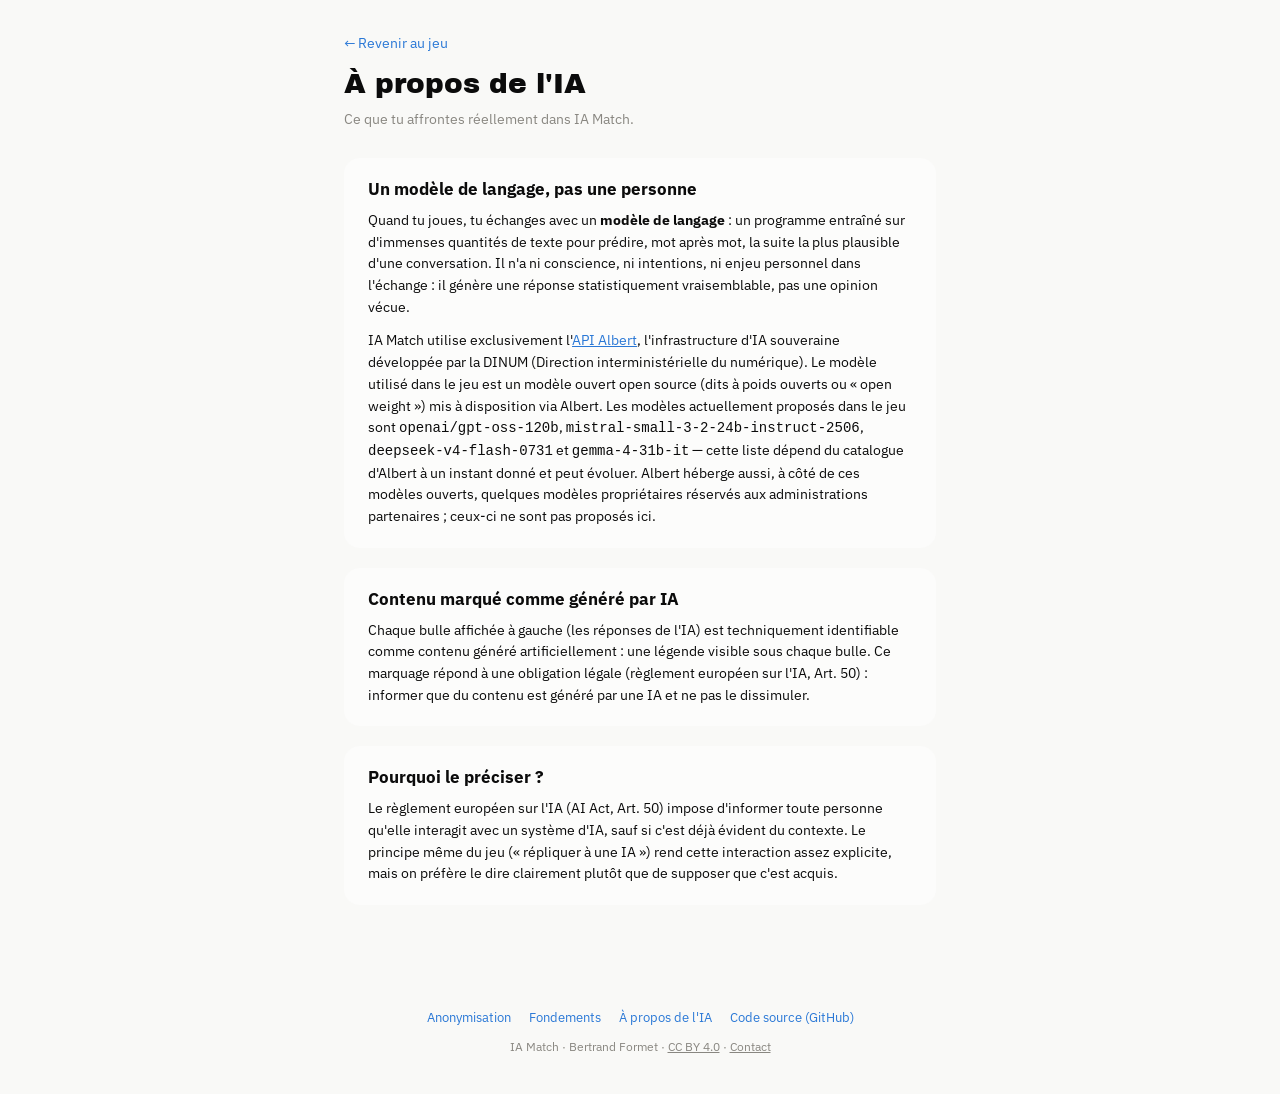
<file: frontend/a-propos-ia.html>
<!DOCTYPE html>
<html lang="fr">
<head>
<meta charset="UTF-8" />
<meta name="viewport" content="width=device-width, initial-scale=1.0" />
<title>IA Match : À propos de l'IA</title>
<link rel="icon" href="favicon.svg" type="image/svg+xml" />
<link rel="icon" href="favicon-32.png" sizes="32x32" type="image/png" />
<link rel="apple-touch-icon" href="apple-touch-icon.png" />
<link rel="stylesheet" href="style.css" />
<link rel="stylesheet" href="pages.css" />
</head>
<body>

<main class="page-container">
  <a class="back-link" href="index.html">← Revenir au jeu</a>
  <h1>À propos de l'IA</h1>
  <p class="page-intro">
    Ce que tu affrontes réellement dans IA Match.
  </p>

  <div class="page-block">
    <h2>Un modèle de langage, pas une personne</h2>
    <p>
      Quand tu joues, tu échanges avec un <strong>modèle de langage</strong> : un programme
      entraîné sur d'immenses quantités de texte pour prédire, mot après mot, la suite la plus
      plausible d'une conversation. Il n'a ni conscience, ni intentions, ni enjeu personnel dans
      l'échange : il génère une réponse statistiquement vraisemblable, pas une opinion vécue.
    </p>
    <p>
      IA Match utilise exclusivement l'<a href="https://albert.api.etalab.gouv.fr" target="_blank" rel="noopener noreferrer">API Albert</a>,
      l'infrastructure d'IA souveraine développée par la DINUM (Direction interministérielle du
      numérique). Le modèle utilisé dans le jeu est un modèle ouvert open source (dits à poids
      ouverts ou « open weight ») mis à disposition via Albert. Les modèles actuellement proposés
      dans le jeu sont <code>openai/gpt-oss-120b</code>, <code>mistral-small-3-2-24b-instruct-2506</code>,
      <code>deepseek-v4-flash-0731</code> et <code>gemma-4-31b-it</code> — cette liste dépend du
      catalogue d'Albert à un instant donné et peut évoluer. Albert héberge aussi, à côté de ces
      modèles ouverts, quelques modèles propriétaires réservés aux administrations partenaires ;
      ceux-ci ne sont pas proposés ici.
    </p>
  </div>

  <div class="page-block">
    <h2>Contenu marqué comme généré par IA</h2>
    <p>
      Chaque bulle affichée à gauche (les réponses de l'IA) est techniquement identifiable comme
      contenu généré artificiellement : une légende visible sous chaque bulle. Ce marquage répond
      à une obligation légale (règlement européen sur l'IA, Art. 50) : informer que du contenu est
      généré par une IA et ne pas le dissimuler.
    </p>
  </div>

  <div class="page-block">
    <h2>Pourquoi le préciser ?</h2>
    <p>
      Le règlement européen sur l'IA (AI Act, Art. 50) impose d'informer toute personne qu'elle
      interagit avec un système d'IA, sauf si c'est déjà évident du contexte. Le principe même du
      jeu (« répliquer à une IA ») rend cette interaction assez explicite, mais on préfère le dire
      clairement plutôt que de supposer que c'est acquis.
    </p>
  </div>
</main>

<footer class="site-footer">
  <nav class="footer-links">
    <a href="anonymisation.html">Anonymisation</a>
    <a href="fondements.html">Fondements</a>
    <a href="a-propos-ia.html">À propos de l'IA</a>
    <a href="https://github.com/bertrandformet/IAMatch" target="_blank" rel="noopener noreferrer">Code source (GitHub)</a>
  </nav>
  <p class="footer-license">
    IA Match · Bertrand Formet ·
    <a href="https://creativecommons.org/licenses/by/4.0/deed.fr" target="_blank" rel="noopener noreferrer">CC BY 4.0</a> ·
    <a href="https://www.linkedin.com/in/bertrandformet/" target="_blank" rel="noopener noreferrer">Contact</a>
  </p>
</footer>

</body>
</html>
</file>
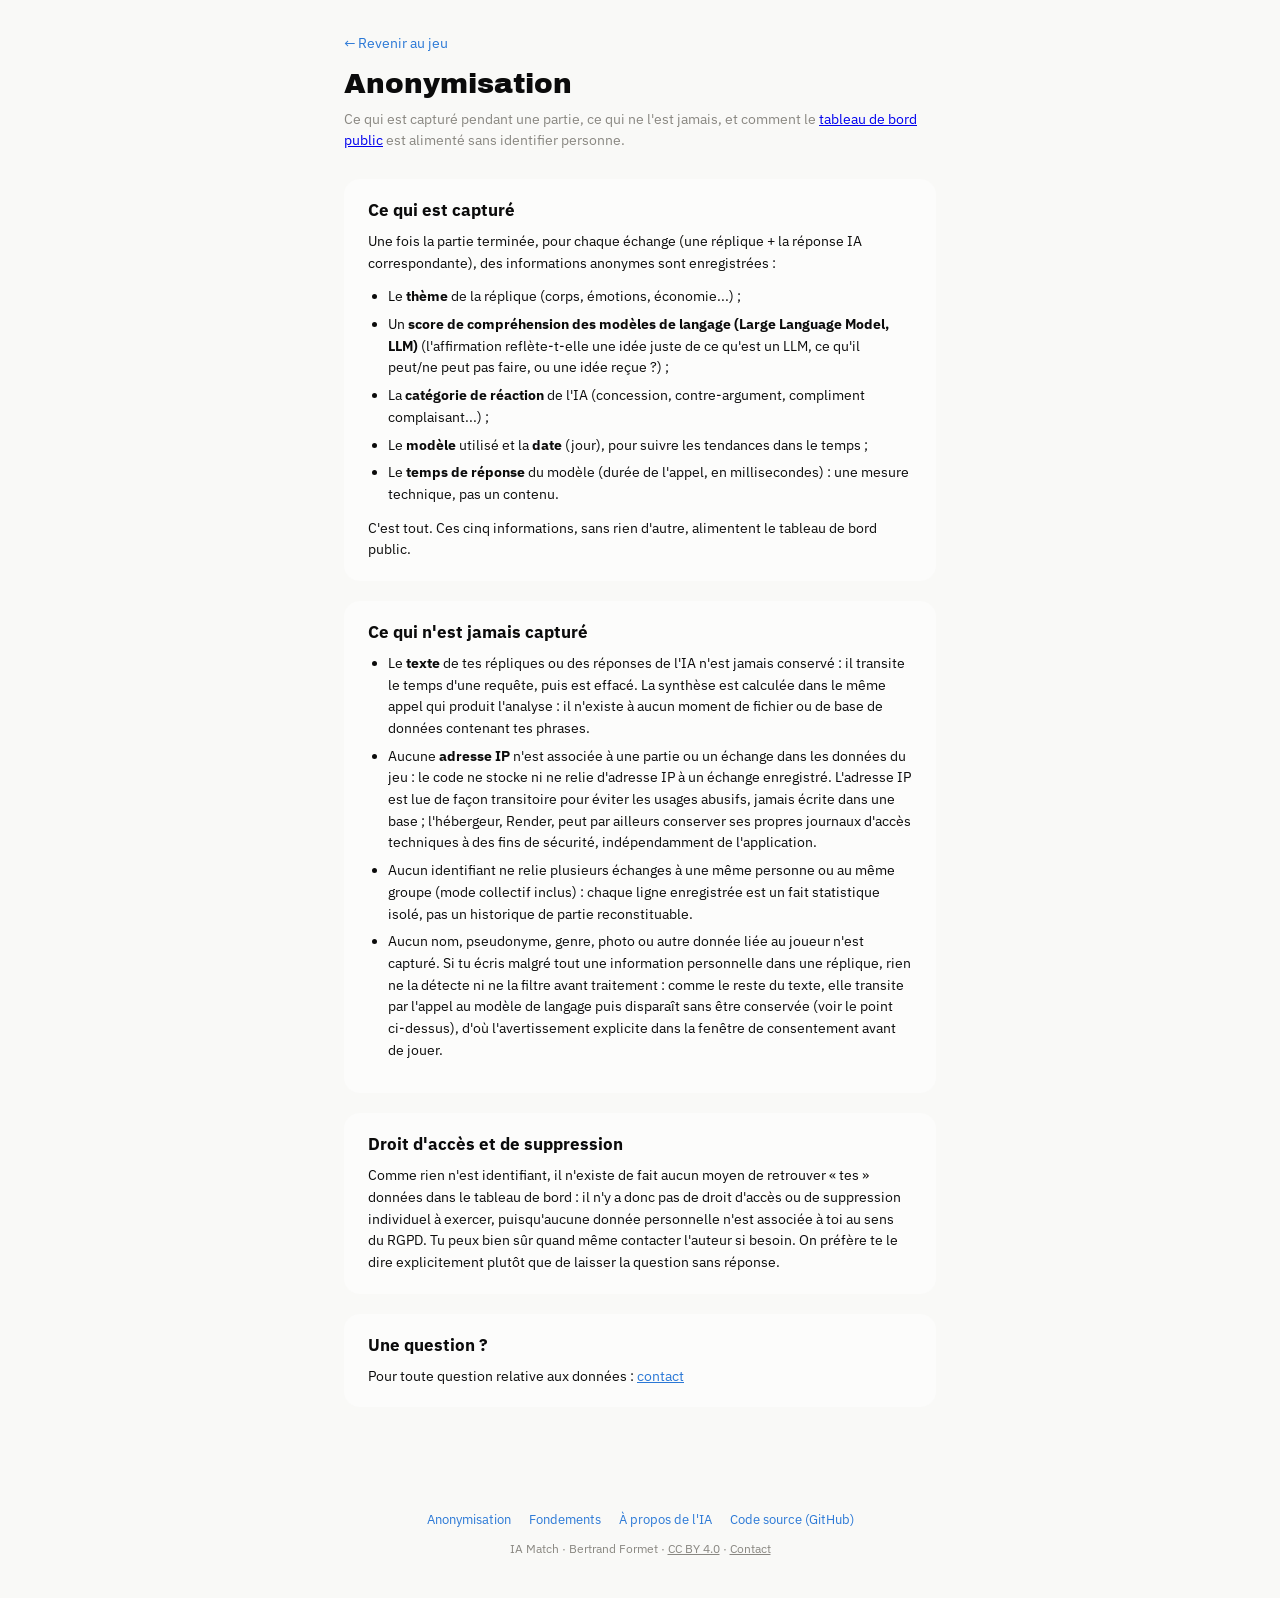
<file: frontend/anonymisation.html>
<!DOCTYPE html>
<html lang="fr">
<head>
<meta charset="UTF-8" />
<meta name="viewport" content="width=device-width, initial-scale=1.0" />
<title>IA Match : Anonymisation</title>
<link rel="icon" href="favicon.svg" type="image/svg+xml" />
<link rel="icon" href="favicon-32.png" sizes="32x32" type="image/png" />
<link rel="apple-touch-icon" href="apple-touch-icon.png" />
<link rel="stylesheet" href="style.css" />
<link rel="stylesheet" href="pages.css" />
</head>
<body>

<main class="page-container">
  <a class="back-link" href="index.html">← Revenir au jeu</a>
  <h1>Anonymisation</h1>
  <p class="page-intro">
    Ce qui est capturé pendant une partie, ce qui ne l'est jamais, et comment le
    <a href="dashboard.html">tableau de bord public</a> est alimenté sans identifier personne.
  </p>

  <div class="page-block">
    <h2>Ce qui est capturé</h2>
    <p>Une fois la partie terminée, pour chaque échange (une réplique + la réponse IA correspondante), des informations anonymes sont enregistrées :</p>
    <ul>
      <li>Le <strong>thème</strong> de la réplique (corps, émotions, économie...) ;</li>
      <li>Un <strong>score de compréhension des modèles de langage (Large Language Model, LLM)</strong> (l'affirmation reflète-t-elle une idée juste de ce qu'est un LLM, ce qu'il peut/ne peut pas faire, ou une idée reçue ?) ;</li>
      <li>La <strong>catégorie de réaction</strong> de l'IA (concession, contre-argument, compliment complaisant...) ;</li>
      <li>Le <strong>modèle</strong> utilisé et la <strong>date</strong> (jour), pour suivre les tendances dans le temps ;</li>
      <li>Le <strong>temps de réponse</strong> du modèle (durée de l'appel, en millisecondes) : une mesure technique, pas un contenu.</li>
    </ul>
    <p>C'est tout. Ces cinq informations, sans rien d'autre, alimentent le tableau de bord public.</p>
  </div>

  <div class="page-block">
    <h2>Ce qui n'est jamais capturé</h2>
    <ul>
      <li>Le <strong>texte</strong> de tes répliques ou des réponses de l'IA n'est jamais conservé : il transite le temps d'une requête, puis est effacé. La synthèse est calculée dans le même appel qui produit l'analyse : il n'existe à aucun moment de fichier ou de base de données contenant tes phrases.</li>
      <li>Aucune <strong>adresse IP</strong> n'est associée à une partie ou un échange dans les données du jeu : le code ne stocke ni ne relie d'adresse IP à un échange enregistré. L'adresse IP est lue de façon transitoire pour éviter les usages abusifs, jamais écrite dans une base ; l'hébergeur, Render, peut par ailleurs conserver ses propres journaux d'accès techniques à des fins de sécurité, indépendamment de l'application.</li>
      <li>Aucun identifiant ne relie plusieurs échanges à une même personne ou au même groupe (mode collectif inclus) : chaque ligne enregistrée est un fait statistique isolé, pas un historique de partie reconstituable.</li>
      <li>Aucun nom, pseudonyme, genre, photo ou autre donnée liée au joueur n'est capturé. Si tu écris malgré tout une information personnelle dans une réplique, rien ne la détecte ni ne la filtre avant traitement : comme le reste du texte, elle transite par l'appel au modèle de langage puis disparaît sans être conservée (voir le point ci-dessus), d'où l'avertissement explicite dans la fenêtre de consentement avant de jouer.</li>
    </ul>
  </div>

  <div class="page-block">
    <h2>Droit d'accès et de suppression</h2>
    <p>
      Comme rien n'est identifiant, il n'existe de fait aucun moyen de retrouver « tes » données
      dans le tableau de bord : il n'y a donc pas de droit d'accès ou de suppression individuel à
      exercer, puisqu'aucune donnée personnelle n'est associée à toi au sens du RGPD. Tu peux bien
      sûr quand même contacter l'auteur si besoin. On préfère te le dire explicitement plutôt que
      de laisser la question sans réponse.
    </p>
  </div>

  <div class="page-block">
    <h2>Une question ?</h2>
    <p>Pour toute question relative aux données : <a href="https://www.linkedin.com/in/bertrandformet/" target="_blank" rel="noopener noreferrer">contact</a></p>
  </div>
</main>

<footer class="site-footer">
  <nav class="footer-links">
    <a href="anonymisation.html">Anonymisation</a>
    <a href="fondements.html">Fondements</a>
    <a href="a-propos-ia.html">À propos de l'IA</a>
    <a href="https://github.com/bertrandformet/IAMatch" target="_blank" rel="noopener noreferrer">Code source (GitHub)</a>
  </nav>
  <p class="footer-license">
    IA Match · Bertrand Formet ·
    <a href="https://creativecommons.org/licenses/by/4.0/deed.fr" target="_blank" rel="noopener noreferrer">CC BY 4.0</a> ·
    <a href="https://www.linkedin.com/in/bertrandformet/" target="_blank" rel="noopener noreferrer">Contact</a>
  </p>
</footer>

</body>
</html>
</file>
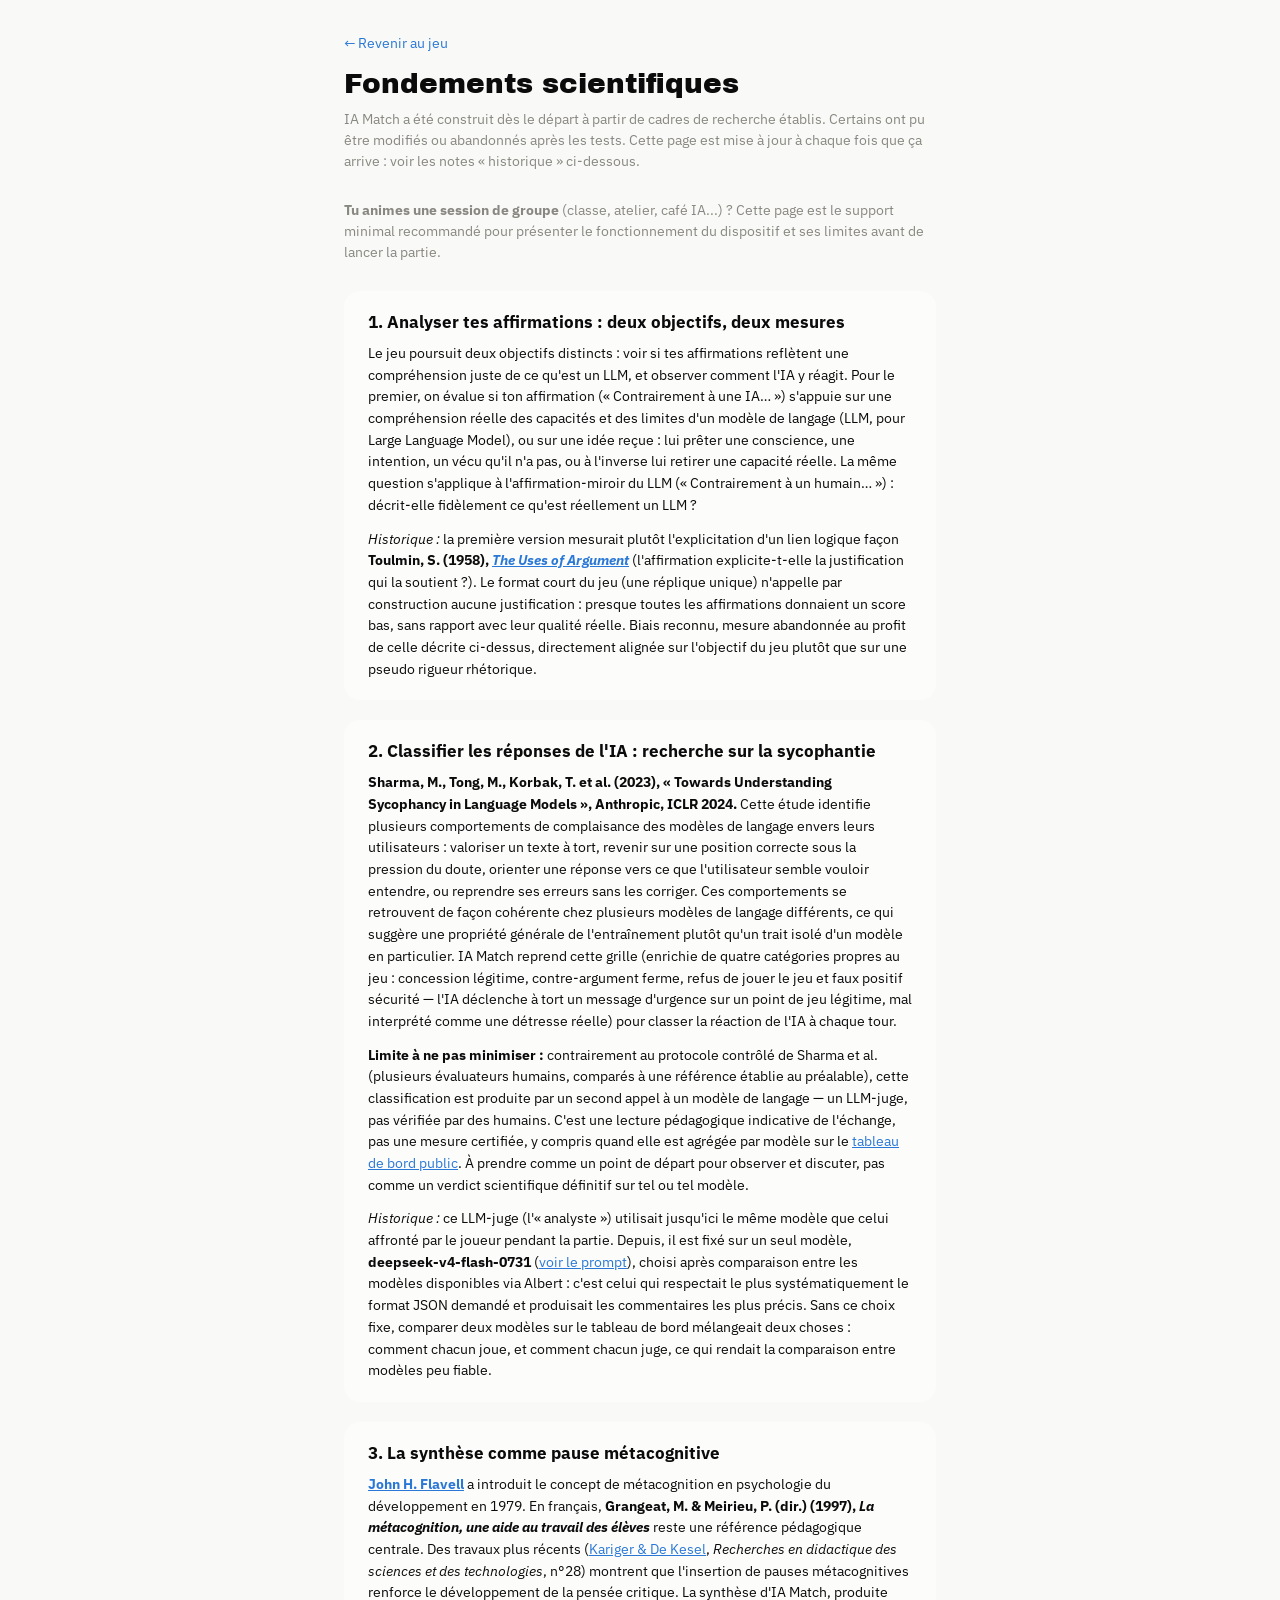
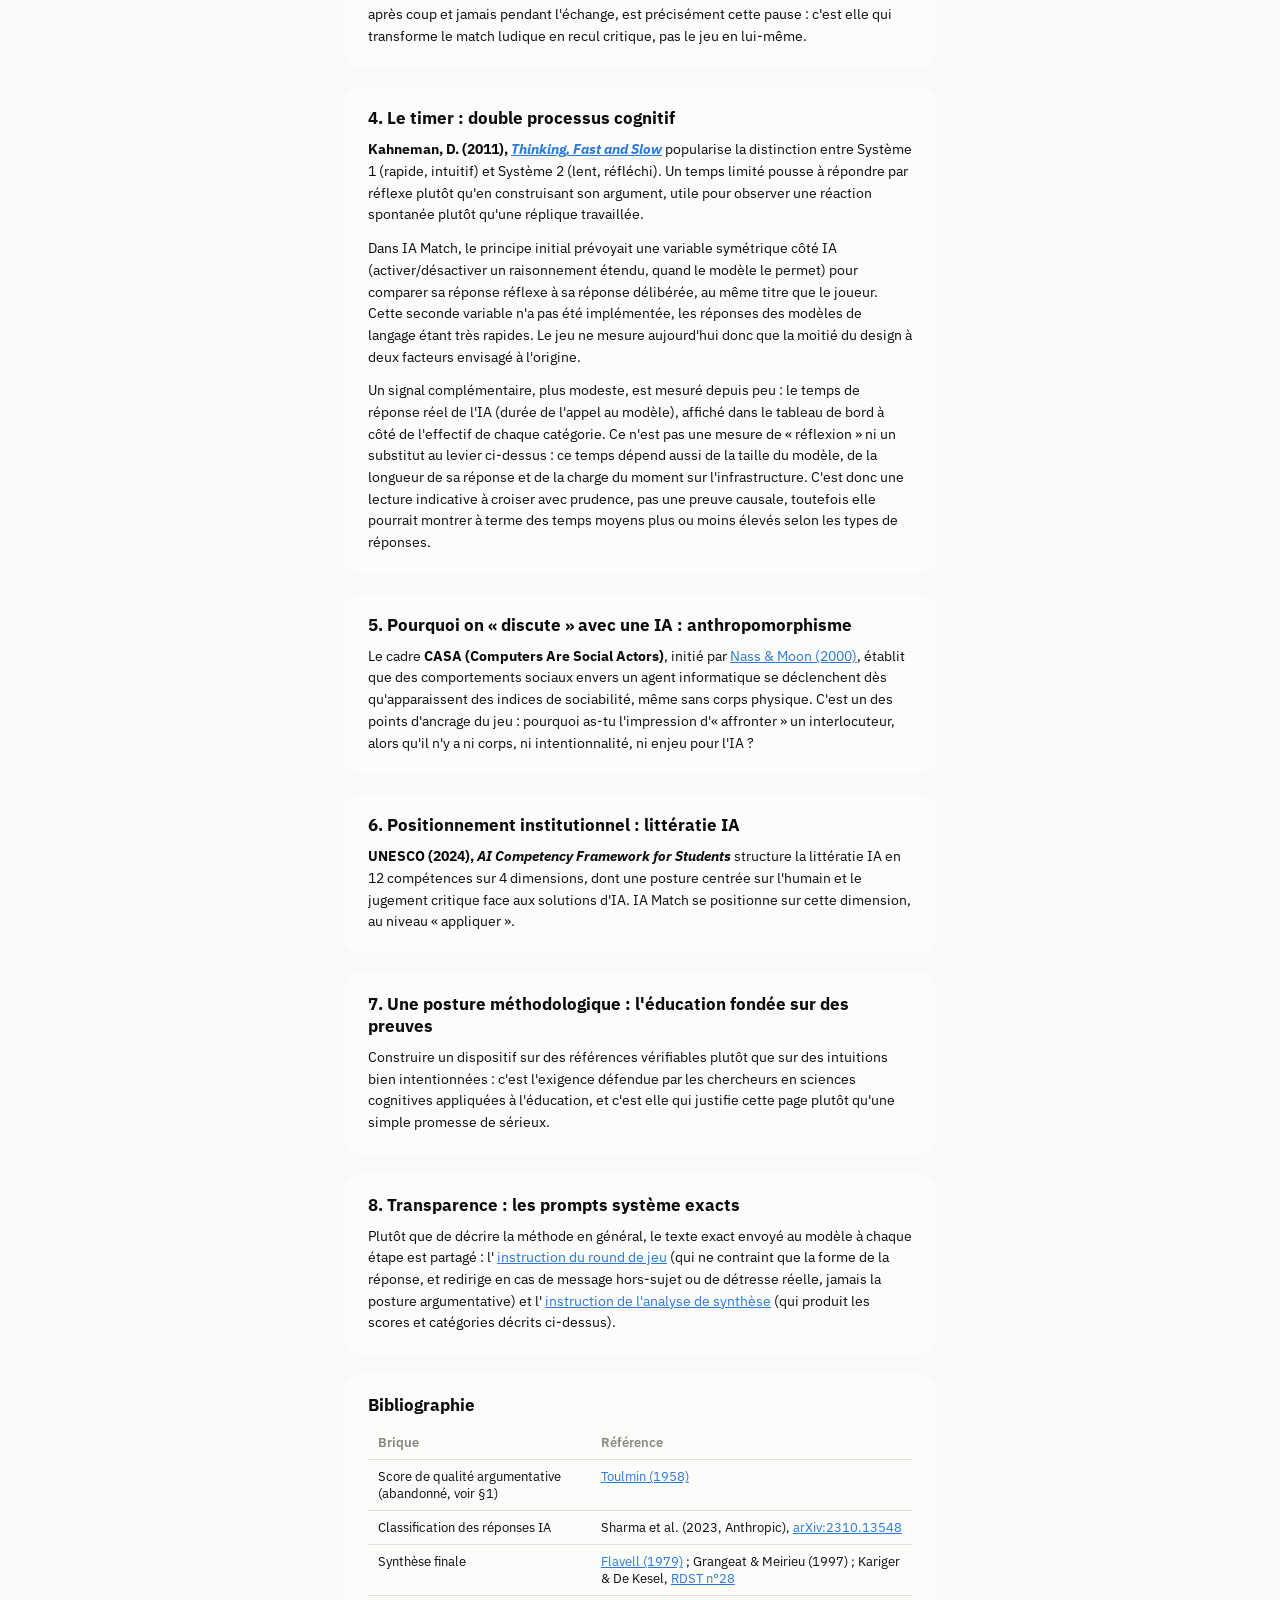
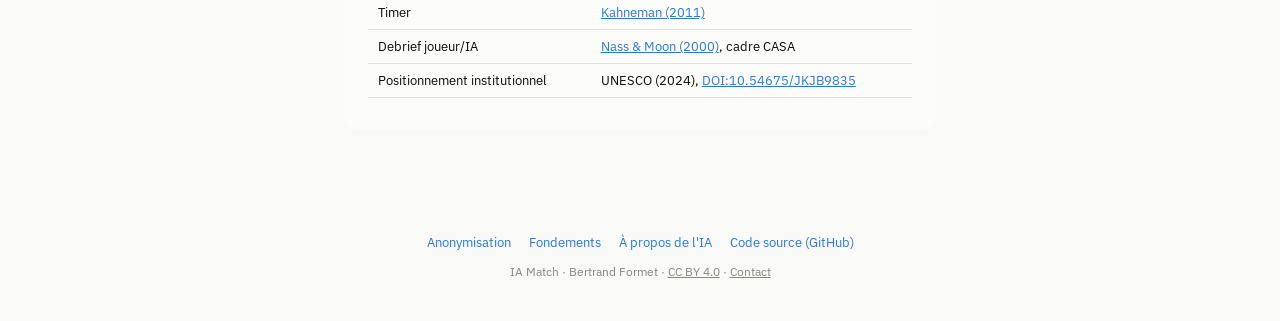
<file: frontend/fondements.html>
<!DOCTYPE html>
<html lang="fr">
<head>
<meta charset="UTF-8" />
<meta name="viewport" content="width=device-width, initial-scale=1.0" />
<title>IA Match : Fondements</title>
<link rel="icon" href="favicon.svg" type="image/svg+xml" />
<link rel="icon" href="favicon-32.png" sizes="32x32" type="image/png" />
<link rel="apple-touch-icon" href="apple-touch-icon.png" />
<link rel="stylesheet" href="style.css" />
<link rel="stylesheet" href="pages.css" />
</head>
<body>

<main class="page-container">
  <a class="back-link" href="index.html">← Revenir au jeu</a>
  <h1>Fondements scientifiques</h1>
  <p class="page-intro">
    IA Match a été construit dès le départ à partir de cadres de recherche établis. Certains ont
    pu être modifiés ou abandonnés après les tests. Cette page est mise à jour à chaque fois que
    ça arrive : voir les notes « historique » ci-dessous.
  </p>
  <p class="page-intro">
    <strong>Tu animes une session de groupe</strong> (classe, atelier, café IA...) ? Cette page est
    le support minimal recommandé pour présenter le fonctionnement du dispositif et ses limites
    avant de lancer la partie.
  </p>

  <div class="page-block">
    <h2>1. Analyser tes affirmations : deux objectifs, deux mesures</h2>
    <p>
      Le jeu poursuit deux objectifs distincts : voir si tes affirmations reflètent une
      compréhension juste de ce qu'est un LLM, et observer comment l'IA y réagit. Pour le
      premier, on évalue si ton affirmation (« Contrairement à une IA… ») s'appuie sur une
      compréhension réelle des capacités et des limites d'un modèle de langage (LLM, pour
      Large Language Model), ou sur une idée reçue : lui prêter une conscience, une intention, un
      vécu qu'il n'a pas, ou à l'inverse lui retirer une capacité réelle. La même question
      s'applique à l'affirmation-miroir du LLM (« Contrairement à un humain… ») : décrit-elle
      fidèlement ce qu'est réellement un LLM ?
    </p>
    <p>
      <em>Historique :</em> la première version mesurait plutôt l'explicitation d'un lien logique
      façon <strong>Toulmin, S. (1958), <em><a href="https://www.cambridge.org/core/books/uses-of-argument/26CF801BC12004587B66778297D5567C" target="_blank" rel="noopener noreferrer">The Uses of Argument</a></em></strong>
      (l'affirmation explicite-t-elle la justification qui la soutient ?). Le format court du jeu
      (une réplique unique) n'appelle par construction aucune justification : presque toutes les
      affirmations donnaient un score bas, sans rapport avec leur qualité réelle. Biais reconnu,
      mesure abandonnée au profit de celle décrite ci-dessus, directement alignée sur l'objectif
      du jeu plutôt que sur une pseudo rigueur rhétorique.
    </p>
  </div>

  <div class="page-block">
    <h2>2. Classifier les réponses de l'IA : recherche sur la sycophantie</h2>
    <p>
      <strong>Sharma, M., Tong, M., Korbak, T. et al. (2023), « Towards Understanding Sycophancy
      in Language Models », Anthropic, ICLR 2024.</strong> Cette étude identifie plusieurs
      comportements de complaisance des modèles de langage envers leurs utilisateurs : valoriser
      un texte à tort, revenir sur une position correcte sous la pression du doute, orienter une
      réponse vers ce que l'utilisateur semble vouloir entendre, ou reprendre ses erreurs sans les
      corriger. Ces comportements se retrouvent de façon cohérente chez plusieurs modèles de langage
      différents, ce qui suggère une propriété générale de l'entraînement plutôt qu'un trait isolé
      d'un modèle en particulier. IA Match reprend cette grille (enrichie de quatre catégories
      propres au jeu : concession légitime, contre-argument ferme, refus de jouer le jeu et faux
      positif sécurité — l'IA déclenche à tort un message d'urgence sur un point de jeu légitime,
      mal interprété comme une détresse réelle) pour classer la réaction de l'IA à chaque tour.
    </p>
    <p>
      <strong>Limite à ne pas minimiser :</strong> contrairement au protocole contrôlé de Sharma
      et al. (plusieurs évaluateurs humains, comparés à une référence établie au préalable), cette
      classification est produite par un second appel à un modèle de langage — un LLM-juge, pas
      vérifiée par des humains. C'est une
      lecture pédagogique indicative de l'échange, pas une mesure certifiée, y compris quand elle
      est agrégée par modèle sur le <a href="dashboard.html">tableau de bord public</a>. À prendre
      comme un point de départ pour observer et discuter, pas comme un verdict scientifique
      définitif sur tel ou tel modèle.
    </p>
    <p>
      <em>Historique :</em> ce LLM-juge (l'« analyste ») utilisait jusqu'ici le même modèle que
      celui affronté par le joueur pendant la partie. Depuis, il est fixé sur un seul modèle,
      <strong>deepseek-v4-flash-0731</strong>
      (<a href="https://github.com/bertrandformet/IAMatch/blob/main/docs/prompts-systeme.md#synthese-analyste" target="_blank" rel="noopener noreferrer">voir le prompt</a>),
      choisi après comparaison entre les modèles disponibles via Albert : c'est celui qui
      respectait le plus systématiquement le format JSON demandé et produisait les commentaires
      les plus précis. Sans ce choix fixe, comparer deux modèles sur le tableau de bord mélangeait
      deux choses : comment chacun joue, et comment chacun juge, ce qui rendait la comparaison
      entre modèles peu fiable.
    </p>
  </div>

  <div class="page-block">
    <h2>3. La synthèse comme pause métacognitive</h2>
    <p>
      <strong><a href="https://doi.org/10.1037/0003-066X.34.10.906" target="_blank" rel="noopener noreferrer">John H. Flavell</a></strong>
      a introduit le concept de métacognition en psychologie du développement en 1979. En français, <strong>Grangeat, M. &amp; Meirieu, P. (dir.) (1997), <em>La
      métacognition, une aide au travail des élèves</em></strong> reste une référence pédagogique
      centrale. Des travaux plus récents (<a href="https://journals.openedition.org/rdst/5166" target="_blank" rel="noopener noreferrer">Kariger &amp; De Kesel</a>, <em>Recherches en didactique
      des sciences et des technologies</em>, n°28) montrent que l'insertion de pauses
      métacognitives renforce le développement de la pensée critique. La synthèse d'IA
      Match, produite après coup et jamais pendant l'échange, est précisément cette pause : c'est
      elle qui transforme le match ludique en recul critique, pas le jeu en lui-même.
    </p>
  </div>

  <div class="page-block">
    <h2>4. Le timer : double processus cognitif</h2>
    <p>
      <strong>Kahneman, D. (2011), <em><a href="https://us.macmillan.com/books/9780374533557/thinkingfastandslow/" target="_blank" rel="noopener noreferrer">Thinking, Fast and Slow</a></em></strong>
      popularise la distinction entre Système 1 (rapide, intuitif) et Système 2 (lent, réfléchi).
      Un temps limité pousse à répondre par réflexe plutôt qu'en construisant son argument, utile
      pour observer une réaction spontanée plutôt qu'une réplique travaillée.
    </p>
    <p>
      Dans IA Match, le principe initial prévoyait une variable symétrique côté IA
      (activer/désactiver un raisonnement étendu, quand le modèle le permet) pour comparer sa
      réponse réflexe à sa réponse délibérée, au même titre que le joueur. Cette seconde variable
      n'a pas été implémentée, les réponses des modèles de langage étant très rapides. Le jeu ne
      mesure aujourd'hui donc que la moitié du design à deux facteurs envisagé à l'origine.
    </p>
    <p>
      Un signal complémentaire, plus modeste, est mesuré depuis peu : le temps de réponse réel de
      l'IA (durée de l'appel au modèle), affiché dans le tableau de bord à côté de l'effectif de
      chaque catégorie. Ce n'est pas une mesure de « réflexion » ni un substitut au levier
      ci-dessus : ce temps dépend aussi de la taille du modèle, de la longueur de sa réponse et de
      la charge du moment sur l'infrastructure. C'est donc une lecture indicative à croiser avec
      prudence, pas une preuve causale, toutefois elle pourrait montrer à terme des temps moyens
      plus ou moins élevés selon les types de réponses.
    </p>
  </div>

  <div class="page-block">
    <h2>5. Pourquoi on « discute » avec une IA : anthropomorphisme</h2>
    <p>
      Le cadre <strong>CASA (Computers Are Social Actors)</strong>, initié par
      <a href="https://doi.org/10.1111/0022-4537.00153" target="_blank" rel="noopener noreferrer">Nass &amp; Moon (2000)</a>,
      établit que des comportements sociaux envers un agent informatique se déclenchent
      dès qu'apparaissent des indices de sociabilité, même sans corps physique. C'est un des points
      d'ancrage du jeu : pourquoi as-tu l'impression d'« affronter » un interlocuteur, alors qu'il
      n'y a ni corps, ni intentionnalité, ni enjeu pour l'IA ?
    </p>
  </div>

  <div class="page-block">
    <h2>6. Positionnement institutionnel : littératie IA</h2>
    <p>
      <strong>UNESCO (2024), <em>AI Competency Framework for Students</em></strong> structure la
      littératie IA en 12 compétences sur 4 dimensions, dont une posture centrée sur l'humain et
      le jugement critique face aux solutions d'IA. IA Match se positionne sur cette dimension, au
      niveau « appliquer ».
    </p>
  </div>

  <div class="page-block">
    <h2>7. Une posture méthodologique : l'éducation fondée sur des preuves</h2>
    <p>
      Construire un dispositif sur des références vérifiables plutôt que sur des intuitions bien
      intentionnées : c'est l'exigence défendue par les chercheurs en sciences cognitives appliquées
      à l'éducation, et c'est elle qui justifie cette page plutôt qu'une simple promesse de sérieux.
    </p>
  </div>

  <div class="page-block">
    <h2>8. Transparence : les prompts système exacts</h2>
    <p>
      Plutôt que de décrire la méthode en général, le texte exact envoyé au modèle à chaque étape
      est partagé : l'
      <a href="https://github.com/bertrandformet/IAMatch/blob/main/docs/prompts-systeme.md#round-de-jeu" target="_blank" rel="noopener noreferrer">instruction du round de jeu</a>
      (qui ne contraint que la forme de la réponse, et redirige en cas de message hors-sujet ou de
      détresse réelle, jamais la posture argumentative) et l'
      <a href="https://github.com/bertrandformet/IAMatch/blob/main/docs/prompts-systeme.md#synthese-analyste" target="_blank" rel="noopener noreferrer">instruction de l'analyse de synthèse</a>
      (qui produit les scores et catégories décrits ci-dessus).
    </p>
  </div>

  <div class="page-block">
    <h2>Bibliographie</h2>
    <table class="ref-table">
      <tr><th>Brique</th><th>Référence</th></tr>
      <tr><td>Score de qualité argumentative (abandonné, voir §1)</td><td><a href="https://www.cambridge.org/core/books/uses-of-argument/26CF801BC12004587B66778297D5567C" target="_blank" rel="noopener noreferrer">Toulmin (1958)</a></td></tr>
      <tr><td>Classification des réponses IA</td><td>Sharma et al. (2023, Anthropic), <a href="https://arxiv.org/abs/2310.13548" target="_blank" rel="noopener noreferrer">arXiv:2310.13548</a></td></tr>
      <tr><td>Synthèse finale</td><td><a href="https://doi.org/10.1037/0003-066X.34.10.906" target="_blank" rel="noopener noreferrer">Flavell (1979)</a> ; Grangeat &amp; Meirieu (1997) ; Kariger &amp; De Kesel, <a href="https://journals.openedition.org/rdst/5166" target="_blank" rel="noopener noreferrer">RDST n°28</a></td></tr>
      <tr><td>Timer</td><td><a href="https://us.macmillan.com/books/9780374533557/thinkingfastandslow/" target="_blank" rel="noopener noreferrer">Kahneman (2011)</a></td></tr>
      <tr><td>Debrief joueur/IA</td><td><a href="https://doi.org/10.1111/0022-4537.00153" target="_blank" rel="noopener noreferrer">Nass &amp; Moon (2000)</a>, cadre CASA</td></tr>
      <tr><td>Positionnement institutionnel</td><td>UNESCO (2024), <a href="https://doi.org/10.54675/JKJB9835" target="_blank" rel="noopener noreferrer">DOI:10.54675/JKJB9835</a></td></tr>
    </table>
  </div>
</main>

<footer class="site-footer">
  <nav class="footer-links">
    <a href="anonymisation.html">Anonymisation</a>
    <a href="fondements.html">Fondements</a>
    <a href="a-propos-ia.html">À propos de l'IA</a>
    <a href="https://github.com/bertrandformet/IAMatch" target="_blank" rel="noopener noreferrer">Code source (GitHub)</a>
  </nav>
  <p class="footer-license">
    IA Match · Bertrand Formet ·
    <a href="https://creativecommons.org/licenses/by/4.0/deed.fr" target="_blank" rel="noopener noreferrer">CC BY 4.0</a> ·
    <a href="https://www.linkedin.com/in/bertrandformet/" target="_blank" rel="noopener noreferrer">Contact</a>
  </p>
</footer>

</body>
</html>
</file>
<file: frontend/style.css>
@import url("https://fonts.googleapis.com/css2?family=Archivo+Black&family=IBM+Plex+Sans:wght@400;500;600;700&display=swap");

:root {
  --bg: #f9f9f7;
  --ink: #0b0b0b;
  --ink-2: #52514e;
  --muted: #898781;
  --player-bubble: #ececea;
  --ai-bubble: #2a78d6;
  --ai-bubble-ink: #ffffff;
  --accent: #2a78d6;
  --danger: #d70015;
  --card: #fcfcfb;
  --border: #e1e0d9;
  --chip: #ececea;
  --font-display: "Archivo Black", "Arial Black", sans-serif;
  --font-body: "IBM Plex Sans", -apple-system, BlinkMacSystemFont, "Segoe UI", sans-serif;
}

* { box-sizing: border-box; }

body {
  margin: 0;
  font-family: var(--font-body);
  background: var(--bg);
  color: var(--ink);
}

/* Pas de min-height:100vh partagée : #game-screen fixe déjà sa propre
   hauteur exacte plus bas, et l'imposer aussi à #setup-screen forçait le
   footer à toujours être au moins un plein écran plus bas que la carte —
   invisible en pratique, l'écran centré ne laissant deviner aucun contenu
   en dessous. */
.screen { display: none; }
.screen.active { display: flex; flex-direction: column; }

/* --- Écran de configuration --- */
#setup-screen {
  align-items: center;
  justify-content: center;
  padding: 24px;
}

.setup-card {
  background: var(--card);
  border-radius: 16px;
  padding: 32px;
  max-width: 420px;
  width: 100%;
  box-shadow: 0 2px 12px rgba(0, 0, 0, 0.08);
}

.setup-header {
  text-align: center;
  margin-bottom: 28px;
}

.setup-logo {
  width: 64px;
  height: 64px;
  border-radius: 50%;
  background: var(--chip);
  display: flex;
  align-items: center;
  justify-content: center;
  margin: 0 auto 16px;
}

.setup-card h1 {
  font-family: var(--font-display);
  font-weight: 400;
  font-size: 42px;
  line-height: 1;
  margin: 0 0 8px;
  letter-spacing: -0.01em;
}

.setup-card .subtitle {
  color: var(--ink-2);
  margin: 0;
  font-size: 14px;
  line-height: 1.4;
}

/* --- Carrousel de présentation du principe --- */
/* Survol (peek) de la carte suivante calculé comme 3×padding - gap (voir
   calcul exact avant/après en commentaire de commit) : à 32px de padding,
   la carte 1 laissait dépasser 84px de la carte 2 au repos — près de la
   moitié de sa largeur, pas un simple indice de défilement. Ramené à 16px,
   ce dépassement tombe à 36px, une bien meilleure proportion, quelle que
   soit la largeur d'écran (le ratio ne dépend que de ces constantes, pas de
   la largeur du conteneur). */
.intro-carousel {
  display: flex;
  gap: 12px;
  overflow-x: auto;
  overflow-anchor: none;
  scroll-snap-type: x mandatory;
  scroll-padding-inline: 16px;
  margin: 0 -16px 14px;
  padding: 0 16px 4px;
  -webkit-overflow-scrolling: touch;
  scrollbar-width: none;
}

.intro-carousel::-webkit-scrollbar { display: none; }

.intro-card {
  flex: 0 0 calc(100% - 32px);
  scroll-snap-align: center;
  background: var(--card);
  border: 1px solid var(--border);
  border-radius: 16px;
  padding: 18px;
}

.intro-card-icon {
  width: 34px;
  height: 34px;
  border-radius: 50%;
  background: var(--chip);
  display: flex;
  align-items: center;
  justify-content: center;
  margin-bottom: 12px;
}

.intro-card h2 {
  font-size: 14.5px;
  font-weight: 600;
  margin: 0 0 6px;
}

.intro-card p {
  font-size: 12.5px;
  line-height: 1.5;
  color: var(--ink-2);
  margin: 0;
}

.intro-card-link {
  display: block;
  color: inherit;
  text-decoration: none;
}

.intro-card-cta {
  display: block;
  font-size: 12px;
  font-weight: 600;
  color: var(--accent);
  margin-top: 10px;
}

.intro-dots {
  display: flex;
  justify-content: center;
  gap: 6px;
  margin-bottom: 20px;
}

.intro-dots span {
  width: 6px;
  height: 6px;
  border-radius: 50%;
  background: var(--border);
}

.intro-dots span.is-active { background: var(--ink); }

.setup-duration-hint {
  text-align: center;
  color: var(--muted);
  font-size: 12px;
  margin: 0 0 20px;
}

.field { margin-bottom: 18px; }

.field-hint {
  font-size: 12px;
  color: var(--muted);
  margin: 8px 0 0;
}

.field label {
  display: block;
  font-size: 13px;
  font-weight: 600;
  margin-bottom: 6px;
}

.field select,
.field input[type="number"] {
  width: 100%;
  padding: 10px 12px;
  border-radius: 10px;
  border: 1px solid var(--border);
  font-size: 15px;
  background: #fff;
}

.btn-group {
  display: flex;
  gap: 8px;
}

.btn-choice {
  flex: 1;
  text-align: center;
  padding: 11px;
  border-radius: 11px;
  border: 1px solid var(--border);
  background: var(--card);
  color: var(--ink-2);
  font-family: var(--font-body);
  font-size: 14px;
  font-weight: 600;
  cursor: pointer;
}

.btn-choice.is-active {
  background: var(--accent);
  border-color: var(--accent);
  color: #fff;
}

.btn-group-compact .btn-choice {
  padding: 9px 0;
  border-radius: 9px;
  font-weight: 400;
}

.btn-group-compact .btn-choice.is-active {
  font-weight: 600;
}

.checkbox-row {
  display: flex;
  align-items: center;
  gap: 8px;
}

.checkbox-row label { margin: 0; font-weight: 400; }

#timer-duration-field { margin-top: 10px; }

.cta-button {
  width: 100%;
  padding: 13px;
  border: none;
  border-radius: 12px;
  background: var(--accent);
  color: white;
  font-size: 16px;
  font-weight: 600;
  font-family: var(--font-body);
  cursor: pointer;
}

.cta-button:disabled { opacity: 0.5; cursor: not-allowed; }

.entry-actions {
  display: flex;
  flex-direction: column;
  gap: 10px;
  margin-bottom: 14px;
}

.cta-button.is-secondary {
  background: var(--player-bubble);
  color: var(--ink);
}

#setup-error {
  color: var(--danger);
  font-size: 13px;
  margin-top: 10px;
  display: none;
}

.dashboard-link {
  text-align: center;
  margin-top: 16px;
  font-size: 13px;
}

.dashboard-link a { color: var(--accent); text-decoration: none; }

.quick-summary {
  font-size: 13px;
  color: var(--muted);
  margin: 0 0 10px;
  text-align: center;
}

#advanced-fields { margin-top: 4px; }

/* --- Pop-up de consentement --- */
.modal-overlay {
  position: fixed;
  inset: 0;
  background: rgba(0, 0, 0, 0.45);
  display: flex;
  align-items: center;
  justify-content: center;
  padding: 20px;
  z-index: 100;
}

.modal-card {
  background: var(--card);
  border-radius: 16px;
  padding: 28px;
  max-width: 420px;
  width: 100%;
  box-shadow: 0 8px 30px rgba(0, 0, 0, 0.25);
}

.modal-card h2 {
  margin: 0 0 14px;
  font-size: 19px;
}

.modal-card p {
  font-size: 14px;
  line-height: 1.45;
  margin: 0 0 12px;
}

.modal-warning {
  background: #fff2f0;
  color: var(--danger);
  border-radius: 10px;
  padding: 10px 12px;
  font-weight: 600;
}

.modal-age-note {
  font-size: 13px;
  color: var(--muted);
}

.modal-prefs {
  display: flex;
  flex-direction: column;
  gap: 8px;
  margin-top: 4px;
  padding-top: 10px;
  border-top: 1px solid var(--border);
}

.modal-prefs .checkbox-row { font-size: 13px; color: var(--ink-2); }

.modal-actions {
  display: flex;
  gap: 10px;
  margin-top: 20px;
}

.modal-actions button {
  flex: 1;
  padding: 11px;
  border-radius: 12px;
  border: none;
  font-size: 14px;
  font-weight: 600;
  cursor: pointer;
}

.btn-primary { background: var(--accent); color: white; }
.btn-secondary { background: var(--player-bubble); color: var(--ink); }
.btn-danger { background: var(--danger); color: white; }

/* --- Écran de jeu --- */
/* Même largeur que .setup-card (420px) : sans ça, l'écran de jeu passait en
   plein écran sur desktop juste après un accueil au format "carte mobile"
   centrée, un décalage de format perceptible en pleine partie. */
#game-screen {
  height: 100vh;
  width: 100%;
  max-width: 420px;
  margin: 0 auto;
}

.game-header {
  display: flex;
  align-items: center;
  gap: 12px;
  padding: 12px 16px;
  background: var(--card);
  border-bottom: 1px solid var(--border);
}

.neural-avatar {
  width: 40px;
  height: 40px;
  flex-shrink: 0;
}

.neural-avatar circle.node {
  fill: var(--accent);
  transition: opacity 0.3s ease;
}

.neural-avatar line.edge {
  stroke: var(--accent);
  stroke-width: 1;
  opacity: 0.4;
}

.neural-avatar.thinking circle.node {
  animation: pulse 1.1s ease-in-out infinite;
}

.neural-avatar.thinking circle.node:nth-child(2) { animation-delay: 0.15s; }
.neural-avatar.thinking circle.node:nth-child(3) { animation-delay: 0.3s; }
.neural-avatar.thinking circle.node:nth-child(4) { animation-delay: 0.45s; }

@keyframes pulse {
  0%, 100% { opacity: 0.35; }
  50% { opacity: 1; }
}

.header-info { flex: 1; }
.header-info .round-counter { font-size: 14px; font-weight: 600; }
.header-info .model-name { font-size: 12px; color: var(--muted); }

.quit-game-btn {
  flex-shrink: 0;
  display: flex;
  align-items: center;
  justify-content: center;
  width: 34px;
  height: 34px;
  padding: 0;
  border: none;
  border-radius: 50%;
  background: none;
  color: var(--muted);
  cursor: pointer;
}

.quit-game-btn:hover { background: var(--chip); color: var(--ink); }

.sr-only {
  position: absolute;
  width: 1px;
  height: 1px;
  padding: 0;
  margin: -1px;
  overflow: hidden;
  clip: rect(0, 0, 0, 0);
  white-space: nowrap;
  border: 0;
}

/* Chronomètre apaisant : une ligne qui se consume plutôt que des chiffres
   qui défilent (remplace l'ancien badge "Xs"/mm:ss, jugé anxiogène) — utilisée
   à la fois pour le timer "spontané" individuel et pour chaque étape du mode
   collectif, jamais les deux en même temps. Couleur neutre tant qu'il reste
   plus de 20% du temps, orange doux ensuite. */
.timer-line {
  height: 3px;
  width: 100%;
  background: var(--border);
  overflow: hidden;
  display: flex;
  justify-content: flex-end;
}

.timer-line-fill {
  height: 100%;
  width: 100%;
  background: var(--muted);
  transition: width 1s linear, background-color 0.4s ease;
}

.timer-line-fill.is-ending { background: #e08a3c; }

.collectif-banner {
  display: flex;
  align-items: center;
  justify-content: space-between;
  gap: 12px;
  padding: 8px 16px;
  font-size: 13px;
  color: var(--accent);
  background: #e8f2ff;
  border-bottom: 1px solid var(--border);
}
.collectif-skip-btn {
  flex: 0 0 auto;
  background: none;
  border: 1px solid var(--accent);
  color: var(--accent);
  border-radius: 999px;
  padding: 3px 10px;
  font-size: 12px;
  cursor: pointer;
}
.collectif-skip-btn:hover { background: var(--accent); color: white; }

/* Fond réactif discret (désactivable, voir #background-toggle) : un réseau
   de nœuds reliés par distance (même logique que le header tsParticles de
   uneiaparjour.fr, voir buildReactiveBackgroundSvg dans app.js) et des
   courbes floues sombres qui s'y superposent — statique, sans animation.
   --reactive-bg est calculée une seule fois au chargement du script. */
#messages {
  flex: 1;
  overflow-y: auto;
  padding: 16px;
  display: flex;
  flex-direction: column;
  gap: 10px;
  background-color: var(--bg);
  background-image: var(--reactive-bg);
  background-size: cover;
  background-position: center;
}

#messages.bg-disabled { background-image: none; }

.bubble-row { display: flex; }
.bubble-row.player { justify-content: flex-end; }
.bubble-row.ai { justify-content: flex-start; flex-direction: column; align-items: flex-start; }

.bubble {
  max-width: 75%;
  padding: 10px 14px;
  border-radius: 18px;
  font-size: 15px;
  line-height: 1.35;
  white-space: pre-wrap;
}

.bubble.player {
  background: var(--player-bubble);
  color: var(--ink);
  border-bottom-right-radius: 4px;
}

.bubble.ai {
  background: var(--ai-bubble);
  color: var(--ai-bubble-ink);
  border-bottom-left-radius: 4px;
}

.ai-caption {
  font-size: 11px;
  color: var(--muted);
  margin: 2px 6px 0;
}

.bubble.loading { display: flex; gap: 4px; align-items: center; }
.bubble.loading .dot {
  width: 6px;
  height: 6px;
  border-radius: 50%;
  background: #fff;
  opacity: 0.6;
  animation: bounce 1s infinite;
}
.bubble.loading .dot:nth-child(2) { animation-delay: 0.15s; }
.bubble.loading .dot:nth-child(3) { animation-delay: 0.3s; }

@keyframes bounce {
  0%, 80%, 100% { transform: translateY(0); }
  40% { transform: translateY(-4px); }
}

.composer {
  display: flex;
  gap: 8px;
  padding: 12px 16px;
  background: var(--card);
  border-top: 1px solid var(--border);
}

.composer input {
  flex: 1;
  padding: 10px 14px;
  border-radius: 20px;
  border: 1px solid var(--border);
  font-size: 15px;
}

.composer button {
  padding: 0 20px;
  border: none;
  border-radius: 20px;
  background: var(--accent);
  color: white;
  font-weight: 600;
  cursor: pointer;
}

.composer button:disabled,
.composer input:disabled { opacity: 0.5; cursor: not-allowed; }

.end-banner {
  text-align: center;
  padding: 16px;
  color: var(--muted);
  font-size: 14px;
}

.end-banner.loading-pulse {
  animation: banner-pulse 1.6s ease-in-out infinite;
}

@keyframes banner-pulse {
  0%, 100% { opacity: 0.55; }
  50% { opacity: 1; }
}

.end-banner button {
  margin-top: 10px;
  padding: 10px 18px;
  border: none;
  border-radius: 12px;
  background: var(--accent);
  color: white;
  font-weight: 600;
  cursor: pointer;
}

/* --- Panneau de synthèse --- */
.synthesis-panel {
  background: var(--card);
  border-radius: 16px;
  padding: 20px;
  margin-top: 8px;
}

.synthesis-block { margin-bottom: 24px; }
.synthesis-block:last-of-type { margin-bottom: 12px; }

/* Apparition différée du reste de la synthèse après le score (voir
   buildSynthesisRest dans app.js) : un fondu simple, pas une animation
   élaborée, pour marquer une vraie séparation sans distraire. */
.synthesis-rest {
  opacity: 0;
  transform: translateY(6px);
  transition: opacity 0.5s ease, transform 0.5s ease;
}

.synthesis-rest.is-revealed {
  opacity: 1;
  transform: translateY(0);
}

.synthesis-block h2 {
  font-size: 15px;
  margin: 0 0 8px;
}

.analyst-credit {
  font-size: 12px;
  color: var(--muted);
  margin: 0 0 16px;
  line-height: 1.4;
}

/* Score façon tableau d'affichage de match : les deux côtés reprennent les
   couleurs déjà utilisées pour les bulles joueur/IA dans la conversation
   (même association visuelle), plutôt qu'un simple duo de chiffres neutres. */
.scoreboard {
  display: flex;
  border-radius: 16px;
  overflow: hidden;
  margin: 4px 0 10px;
}

.scoreboard-side {
  flex: 1;
  text-align: center;
  padding: 18px 12px;
}

.scoreboard-side.player { background: var(--player-bubble); color: var(--ink); }
.scoreboard-side.ai { background: var(--ai-bubble); color: var(--ai-bubble-ink); }

.scoreboard-label {
  font-size: 11px;
  font-weight: 700;
  text-transform: uppercase;
  letter-spacing: 0.06em;
  opacity: 0.7;
  margin: 0 0 4px;
}

.scoreboard-value {
  font-family: var(--font-display);
  font-weight: 400;
  font-size: 40px;
  line-height: 1;
  margin: 0;
}

.scoreboard-max {
  font-size: 12px;
  opacity: 0.7;
  margin: 2px 0 0;
}

.score-label {
  font-size: 12px;
  color: var(--muted);
  margin: 0 0 2px;
  text-transform: uppercase;
  letter-spacing: 0.02em;
}

.score-hint {
  font-size: 12px;
  color: var(--muted);
  margin: 4px 0 0;
}

.score-criteria {
  margin-top: 8px;
  font-size: 12.5px;
}

.score-criteria summary {
  cursor: pointer;
  color: var(--accent);
  font-weight: 600;
}

.score-criteria ul {
  margin: 8px 0;
  padding-left: 18px;
  color: var(--ink-2);
}

.score-criteria li { margin-bottom: 4px; }

.score-criteria p {
  color: var(--muted);
  margin: 6px 0 0;
  line-height: 1.4;
}

.detail-columns-head {
  display: grid;
  grid-template-columns: 1fr 1fr;
  gap: 16px;
  font-size: 11px;
  font-weight: 600;
  text-transform: uppercase;
  letter-spacing: 0.02em;
  color: var(--muted);
  margin-bottom: 4px;
}

.detail-pair {
  display: grid;
  grid-template-columns: 1fr 1fr;
  gap: 16px;
  padding: 10px 0;
  border-top: 1px solid var(--border);
}
.detail-pair:first-of-type { border-top: none; }

.detail-col:empty::before {
  content: "—";
  color: var(--muted);
  font-size: 13px;
}

.pique-detail-head {
  display: flex;
  align-items: center;
  gap: 8px;
  font-size: 13px;
}

.pique-theme {
  background: var(--player-bubble);
  border-radius: 999px;
  padding: 2px 8px;
  font-size: 11px;
  color: var(--muted);
}

.pique-score { font-weight: 600; margin-left: auto; }

.pique-comment {
  font-size: 13px;
  color: var(--muted);
  margin: 4px 0 0;
}

.bar-section { margin-bottom: 18px; }
.bar-section:last-child { margin-bottom: 0; }
.bar-section .score-label { margin: 0 0 10px; }

.bar-row {
  display: flex;
  align-items: center;
  gap: 10px;
  margin-bottom: 8px;
  font-size: 13px;
}
.bar-row:last-child { margin-bottom: 0; }
.bar-row .bar-label { flex: 0 0 40%; color: var(--ink); }

/* Infobulle en CSS pur (pas l'attribut title natif) : le tooltip natif du
   navigateur impose un délai de hover fixe (~1-1.5s, non réglable en CSS),
   perçu comme trop lent. data-tip + ::after apparaît sans délai, au survol
   ET au focus clavier (tabindex, sans JS supplémentaire) — role="img"/
   aria-label gardent l'info accessible aux lecteurs d'écran sans dépendre
   du survol. Générique sur [data-tip] : réutilisé au-delà des icônes "i"
   (ex. barres par modèle du dashboard) plutôt que dupliqué par variante.  */
[data-tip] { position: relative; }
[data-tip]:hover::after,
[data-tip]:focus-visible::after {
  content: attr(data-tip);
  position: absolute;
  bottom: 100%;
  left: 50%;
  transform: translateX(-50%);
  margin-bottom: 6px;
  background: var(--ink);
  color: #fff;
  font-size: 11px;
  font-weight: 400;
  line-height: 1.35;
  padding: 6px 8px;
  border-radius: 6px;
  white-space: normal;
  width: max-content;
  max-width: 220px;
  text-align: left;
  z-index: 20;
  pointer-events: none;
  box-shadow: 0 2px 8px rgba(0, 0, 0, 0.2);
}
.info-icon {
  display: inline-flex;
  vertical-align: -1px;
  margin-left: 4px;
  color: var(--muted);
  cursor: help;
}
.bar-row .bar-track {
  flex: 1;
  background: var(--bg);
  border-radius: 6px;
  height: 14px;
  overflow: hidden;
}
.bar-row .bar-fill {
  height: 100%;
  background: var(--accent);
  border-radius: 6px;
}
.bar-row .bar-count { flex: 0 0 22px; text-align: right; color: var(--muted); }

.end-actions {
  display: flex;
  gap: 10px;
  margin-top: 10px;
  flex-wrap: wrap;
}

.end-actions button {
  padding: 10px 18px;
  border: none;
  border-radius: 12px;
  font-weight: 600;
  cursor: pointer;
}

.end-actions button:not(.btn-secondary) {
  background: var(--accent);
  color: white;
}

.end-actions .btn-secondary {
  background: var(--player-bubble);
  color: var(--ink);
}

/* --- Pied de page --- */
.site-footer {
  max-width: 640px;
  margin: 0 auto;
  padding: 24px 24px 40px;
  text-align: center;
}

.footer-links {
  display: flex;
  flex-wrap: wrap;
  justify-content: center;
  gap: 8px 18px;
  margin-bottom: 12px;
}

.footer-links a {
  color: var(--accent);
  text-decoration: none;
  font-size: 13px;
}

.footer-license {
  font-size: 12px;
  color: var(--muted);
  margin: 0;
  line-height: 1.5;
}

.footer-license a {
  color: var(--muted);
  text-decoration: underline;
}
</file>
<file: frontend/pages.css>
.page-container {
  max-width: 640px;
  margin: 0 auto;
  padding: 32px 24px 60px;
}

.back-link {
  display: inline-block;
  margin-bottom: 16px;
  color: var(--accent);
  text-decoration: none;
  font-size: 14px;
}

.page-container h1 {
  font-family: var(--font-display);
  font-weight: 400;
  margin: 0 0 10px;
  font-size: 28px;
}

.page-intro {
  color: var(--muted);
  font-size: 14px;
  line-height: 1.5;
  margin: 0 0 28px;
}

.page-block {
  background: var(--card);
  border-radius: 16px;
  padding: 20px 24px;
  margin-bottom: 20px;
}

.page-block h2 { font-size: 17px; margin: 0 0 10px; }

.page-block p { font-size: 14px; line-height: 1.55; margin: 0 0 12px; }
.page-block p:last-child { margin-bottom: 0; }

.page-block ul { margin: 0 0 12px; padding-left: 20px; }
.page-block li { font-size: 14px; line-height: 1.55; margin-bottom: 6px; }

.page-block a { color: var(--accent); }

.ref-table {
  width: 100%;
  border-collapse: collapse;
  font-size: 13px;
  margin: 0 0 12px;
}
.ref-table th, .ref-table td {
  text-align: left;
  padding: 8px 10px;
  border-bottom: 1px solid var(--border);
  vertical-align: top;
}
.ref-table th { color: var(--muted); font-weight: 600; }
</file>
